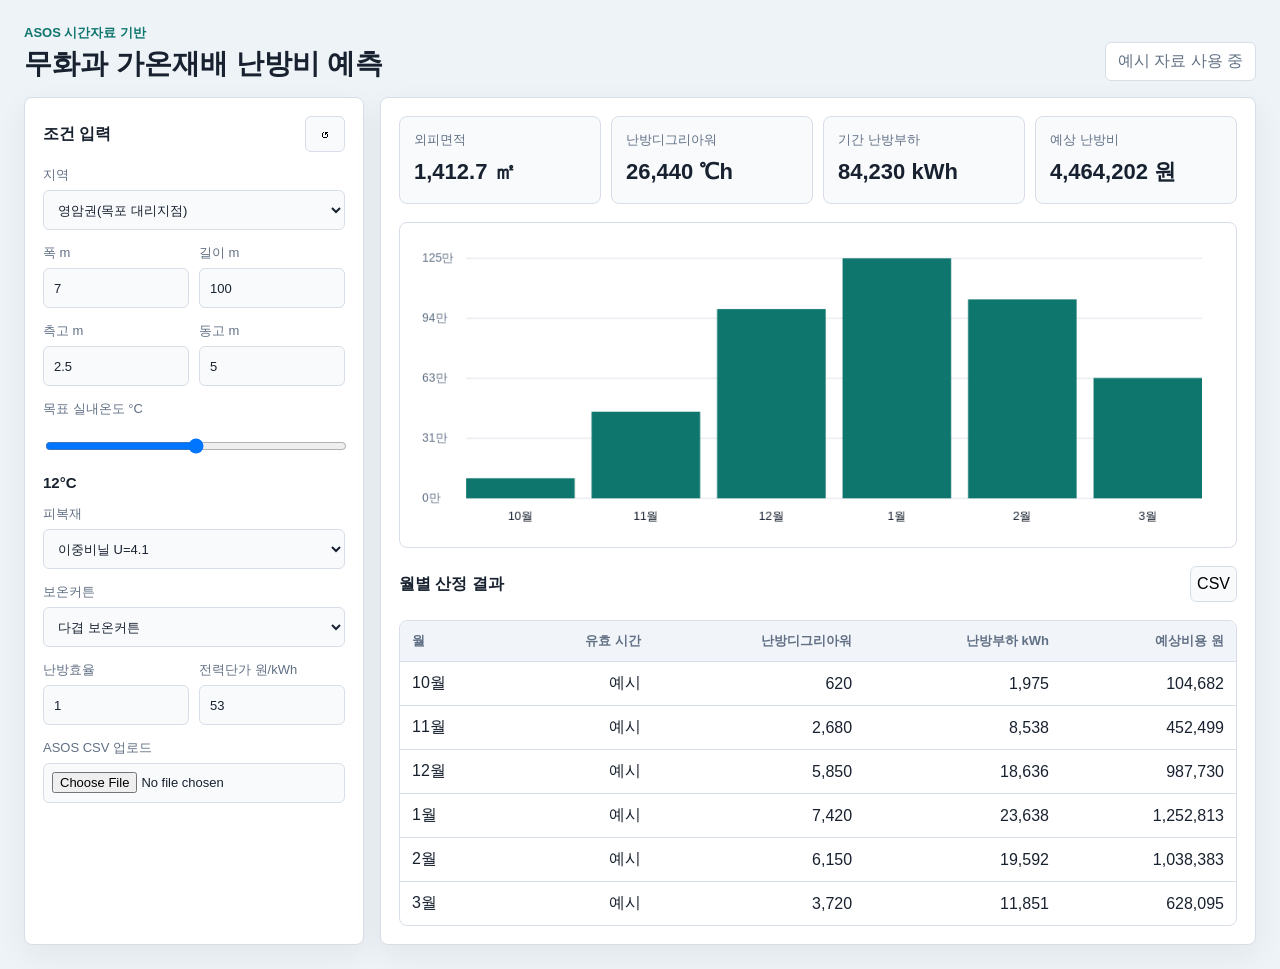
<file: index.html>
<!doctype html>
<html lang="ko">
  <head>
    <meta charset="utf-8" />
    <meta name="viewport" content="width=device-width, initial-scale=1" />
    <title>무화과 가온재배 난방비 예측</title>
    <link rel="stylesheet" href="./styles.css" />
  </head>
  <body>
    <main class="app-shell">
      <section class="workspace">
        <header class="topbar">
          <div>
            <p class="eyebrow">ASOS 시간자료 기반</p>
            <h1>무화과 가온재배 난방비 예측</h1>
          </div>
          <div class="status-pill" id="dataStatus">예시 자료 사용 중</div>
        </header>

        <section class="grid">
          <aside class="panel inputs" aria-label="입력 조건">
            <div class="panel-head">
              <h2>조건 입력</h2>
              <button class="icon-button" id="resetButton" title="기본값 복원" aria-label="기본값 복원">
                ↺
              </button>
            </div>

            <label>
              <span>지역</span>
              <select id="region"></select>
            </label>

            <div class="two-cols">
              <label>
                <span>폭 m</span>
                <input id="width" type="number" min="1" step="0.1" value="7" />
              </label>
              <label>
                <span>길이 m</span>
                <input id="length" type="number" min="1" step="0.1" value="100" />
              </label>
            </div>

            <div class="two-cols">
              <label>
                <span>측고 m</span>
                <input id="sideHeight" type="number" min="0.5" step="0.1" value="2.5" />
              </label>
              <label>
                <span>동고 m</span>
                <input id="ridgeHeight" type="number" min="0.5" step="0.1" value="5" />
              </label>
            </div>

            <label>
              <span>목표 실내온도 °C</span>
              <input id="targetTemp" type="range" min="6" max="18" step="1" value="12" />
              <strong id="targetTempLabel">12°C</strong>
            </label>

            <label>
              <span>피복재</span>
              <select id="cover">
                <option value="6.2">단층비닐 U=6.2</option>
                <option value="4.1" selected>이중비닐 U=4.1</option>
                <option value="3.5">보온성 강화피복 U=3.5</option>
              </select>
            </label>

            <label>
              <span>보온커튼</span>
              <select id="curtain">
                <option value="1">없음</option>
                <option value="0.75">단층 보온커튼</option>
                <option value="0.55" selected>다겹 보온커튼</option>
              </select>
            </label>

            <div class="two-cols">
              <label>
                <span>난방효율</span>
                <input id="efficiency" type="number" min="0.1" max="1.5" step="0.05" value="1" />
              </label>
              <label>
                <span>전력단가 원/kWh</span>
                <input id="price" type="number" min="1" step="1" value="53" />
              </label>
            </div>

            <label class="file-picker">
              <span>ASOS CSV 업로드</span>
              <input id="csvFile" type="file" accept=".csv,text/csv" />
            </label>
          </aside>

          <section class="panel results" aria-label="예측 결과">
            <div class="summary-row">
              <article>
                <span>외피면적</span>
                <strong id="surfaceArea">-</strong>
              </article>
              <article>
                <span>난방디그리아워</span>
                <strong id="degreeHours">-</strong>
              </article>
              <article>
                <span>기간 난방부하</span>
                <strong id="loadKwh">-</strong>
              </article>
              <article>
                <span>예상 난방비</span>
                <strong id="cost">-</strong>
              </article>
            </div>

            <div class="chart-wrap">
              <canvas id="monthlyChart" width="960" height="360" aria-label="월별 난방비 그래프"></canvas>
            </div>

            <div class="table-head">
              <h2>월별 산정 결과</h2>
              <button id="downloadCsv">CSV</button>
            </div>
            <div class="table-wrap">
              <table>
                <thead>
                  <tr>
                    <th>월</th>
                    <th>유효 시간</th>
                    <th>난방디그리아워</th>
                    <th>난방부하 kWh</th>
                    <th>예상비용 원</th>
                  </tr>
                </thead>
                <tbody id="monthlyRows"></tbody>
              </table>
            </div>
          </section>
        </section>
      </section>
    </main>
    <script src="./script.js"></script>
  </body>
</html>
</file>
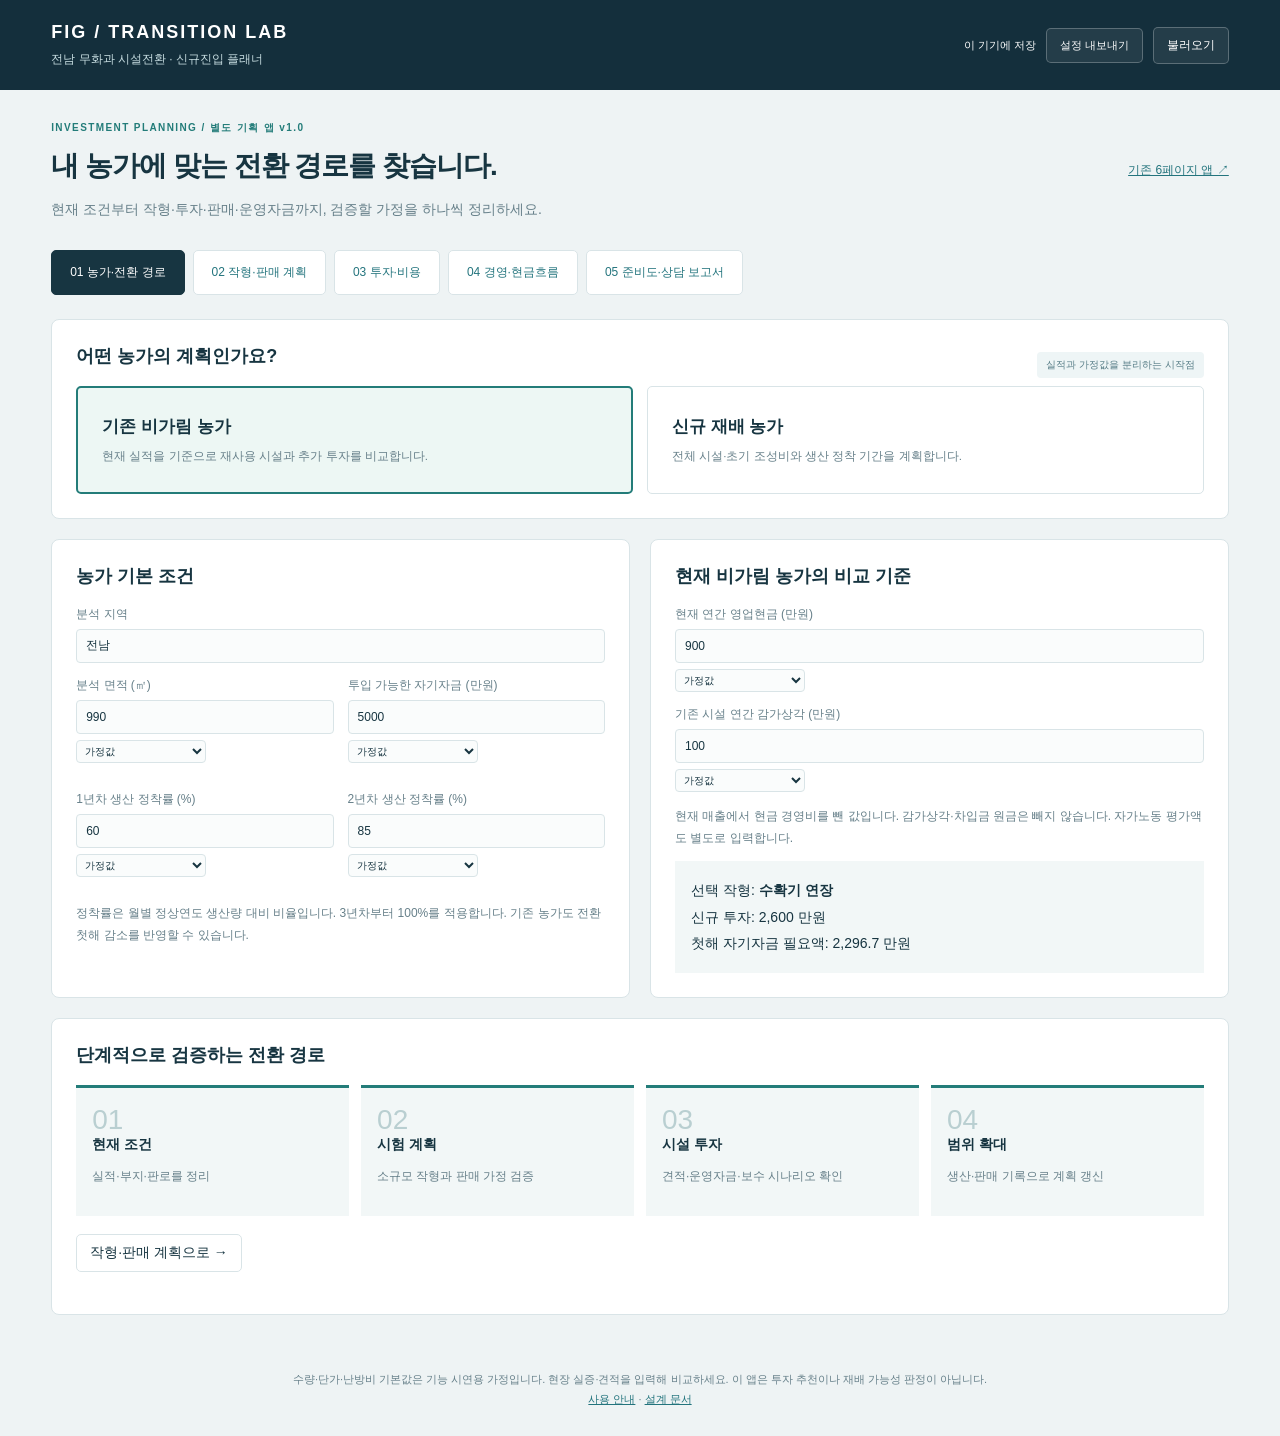
<file: transition-plan/index.html>
<!doctype html><html lang="ko"><head><meta charset="utf-8"><meta name="viewport" content="width=device-width,initial-scale=1"><title>무화과 시설전환 · 신규진입 플래너</title><link rel="stylesheet" href="styles.css"></head><body><header><a href="#start" class="brand">FIG / TRANSITION LAB<small>전남 무화과 시설전환 · 신규진입 플래너</small></a><div class="header-actions"><span id="saveStatus">이 기기에 저장</span><button id="export">설정 내보내기</button><label class="import">불러오기<input id="import" type="file" accept="application/json,.json" hidden></label></div></header><main><div class="intro"><div><span class="eyebrow">INVESTMENT PLANNING / 별도 기획 앱 v1.0</span><h1>내 농가에 맞는 전환 경로를 찾습니다.</h1><p>현재 조건부터 작형·투자·판매·운영자금까지, 검증할 가정을 하나씩 정리하세요.</p></div><a class="old-link" href="../studio-6/">기존 6페이지 앱 ↗</a></div><nav id="nav"></nav><div id="page"></div></main><footer>수량·단가·난방비 기본값은 기능 시연용 가정입니다. 현장 실증·견적을 입력해 비교하세요. 이 앱은 투자 추천이나 재배 가능성 판정이 아닙니다.<br><a href="README.md">사용 안내</a> · <a href="ARCHITECTURE.md">설계 문서</a></footer><div id="toast" role="status"></div><script type="module" src="app.js"></script></body></html>
</file>
<file: styles.css>
:root {
  color-scheme: light;
  --ink: #18212f;
  --muted: #617085;
  --line: #d8dee8;
  --panel: #ffffff;
  --bg: #eef3f7;
  --field: #f8fafc;
  --accent: #0f766e;
  --accent-2: #b45309;
  --danger: #be123c;
}

* {
  box-sizing: border-box;
}

body {
  margin: 0;
  font-family: Arial, "Malgun Gothic", sans-serif;
  color: var(--ink);
  background: var(--bg);
  letter-spacing: 0;
}

button,
input,
select {
  font: inherit;
}

.app-shell {
  min-height: 100vh;
  padding: 24px;
}

.workspace {
  max-width: 1280px;
  margin: 0 auto;
}

.topbar {
  display: flex;
  justify-content: space-between;
  align-items: flex-end;
  gap: 20px;
  margin-bottom: 16px;
}

.eyebrow {
  margin: 0 0 4px;
  color: var(--accent);
  font-size: 13px;
  font-weight: 700;
}

h1,
h2 {
  margin: 0;
}

h1 {
  font-size: 28px;
  line-height: 1.25;
}

h2 {
  font-size: 16px;
}

.status-pill {
  border: 1px solid var(--line);
  background: var(--panel);
  padding: 8px 12px;
  border-radius: 6px;
  color: var(--muted);
  white-space: nowrap;
}

.grid {
  display: grid;
  grid-template-columns: 340px 1fr;
  gap: 16px;
}

.panel {
  background: var(--panel);
  border: 1px solid var(--line);
  border-radius: 8px;
  box-shadow: 0 10px 30px rgba(31, 41, 55, 0.06);
}

.inputs {
  padding: 18px;
  display: grid;
  gap: 14px;
  align-content: start;
}

.panel-head,
.table-head {
  display: flex;
  align-items: center;
  justify-content: space-between;
  gap: 12px;
}

.icon-button,
#downloadCsv {
  min-width: 40px;
  height: 36px;
  border: 1px solid var(--line);
  background: var(--field);
  border-radius: 6px;
  cursor: pointer;
}

label {
  display: grid;
  gap: 6px;
  color: var(--muted);
  font-size: 13px;
}

input,
select {
  width: 100%;
  border: 1px solid var(--line);
  background: var(--field);
  color: var(--ink);
  border-radius: 6px;
  min-height: 40px;
  padding: 8px 10px;
}

input[type="range"] {
  padding: 0;
}

label strong {
  color: var(--ink);
  font-size: 15px;
}

.two-cols {
  display: grid;
  grid-template-columns: 1fr 1fr;
  gap: 10px;
}

.file-picker input {
  padding: 8px;
}

.results {
  padding: 18px;
  display: grid;
  gap: 18px;
}

.summary-row {
  display: grid;
  grid-template-columns: repeat(4, minmax(0, 1fr));
  gap: 10px;
}

.summary-row article {
  border: 1px solid var(--line);
  background: var(--field);
  border-radius: 8px;
  padding: 14px;
  display: grid;
  gap: 6px;
  min-height: 88px;
}

.summary-row span {
  color: var(--muted);
  font-size: 13px;
}

.summary-row strong {
  font-size: 22px;
  line-height: 1.2;
}

.chart-wrap {
  border: 1px solid var(--line);
  border-radius: 8px;
  padding: 12px;
  min-height: 300px;
}

canvas {
  width: 100%;
  height: 300px;
  display: block;
}

.table-wrap {
  overflow: auto;
  border: 1px solid var(--line);
  border-radius: 8px;
}

table {
  width: 100%;
  border-collapse: collapse;
  min-width: 680px;
}

th,
td {
  padding: 11px 12px;
  border-bottom: 1px solid var(--line);
  text-align: right;
  white-space: nowrap;
}

th:first-child,
td:first-child {
  text-align: left;
}

th {
  background: #f1f5f9;
  font-size: 13px;
  color: var(--muted);
}

tr:last-child td {
  border-bottom: 0;
}

@media (max-width: 920px) {
  .app-shell {
    padding: 14px;
  }

  .topbar {
    align-items: flex-start;
    flex-direction: column;
  }

  .grid {
    grid-template-columns: 1fr;
  }

  .summary-row {
    grid-template-columns: 1fr 1fr;
  }
}

@media (max-width: 560px) {
  .summary-row,
  .two-cols {
    grid-template-columns: 1fr;
  }

  h1 {
    font-size: 23px;
  }
}
</file>
<file: transition-plan/styles.css>
:root{--ink:#173541;--muted:#67808a;--line:#d9e4e7;--accent:#237c79;--bg:#eef3f4}*{box-sizing:border-box}body{margin:0;font:14px 'Malgun Gothic',sans-serif;color:var(--ink);background:var(--bg)}button,input,select,textarea{font:inherit}a{color:#23747d}header{padding:22px 4%;background:#142f3c;color:white;display:flex;align-items:center;justify-content:space-between;gap:20px}.brand{font-size:18px;font-weight:bold;letter-spacing:2px;color:white;text-decoration:none}.brand small{display:block;letter-spacing:0;font-size:12px;font-weight:normal;margin-top:8px;color:#c6dce0}.header-actions{display:flex;align-items:center;gap:10px;font-size:11px}button,.import{padding:9px 13px;border:1px solid var(--line);border-radius:5px;background:white;color:var(--ink);cursor:pointer}button:hover{background:#e2efee}.import{display:block;margin:0}.header-actions button,.header-actions .import{background:#ffffff12;color:white;border-color:#ffffff40}main{max-width:1500px;margin:auto;padding:28px 4%}.intro{display:flex;justify-content:space-between;align-items:center;gap:20px;margin-bottom:28px}.eyebrow{font-size:10px;letter-spacing:1.4px;color:var(--accent);font-weight:bold}h1{font-size:28px;letter-spacing:-1px;margin:12px 0}p{line-height:1.8}h2{font-size:18px;margin:0 0 18px}h3{font-size:14px;margin:18px 0 12px}.intro p{color:var(--muted);margin:0}.old-link{font-size:12px;white-space:nowrap}nav{display:flex;gap:8px;margin:0 0 24px;overflow:auto}nav a{padding:13px 18px;text-decoration:none;border:1px solid var(--line);border-radius:5px;background:white;white-space:nowrap;font-size:12px}nav a.active{background:var(--ink);color:white;border-color:var(--ink)}.grid{display:grid;grid-template-columns:1fr 1fr;gap:20px}.layout{display:grid;grid-template-columns:340px 1fr;gap:20px}.stack{display:grid;gap:20px;align-content:start}.panel{background:white;border:1px solid var(--line);border-radius:8px;padding:24px;min-width:0}.panel-head{display:flex;justify-content:space-between;gap:14px;align-items:center}.help{font-size:12px;color:var(--muted);line-height:1.8}.notice{background:#fff7e7;border-left:3px solid #c6a361;padding:14px 18px;font-size:12px;line-height:1.8;margin-bottom:20px}.fields{display:grid;grid-template-columns:1fr 1fr;gap:14px}label{display:grid;gap:6px;color:var(--muted);font-size:12px;margin-bottom:14px}input,select,textarea{width:100%;padding:9px;border:1px solid var(--line);border-radius:4px;background:#fafcfc;color:var(--ink);min-width:0}textarea{min-height:100px}input[type=checkbox]{width:16px;height:16px;accent-color:var(--accent)}.choice{display:grid;grid-template-columns:1fr 1fr;gap:14px}.choice button{text-align:left;padding:24px;line-height:1.8}.choice button.selected{border:2px solid var(--accent);background:#edf7f4}.choice strong{display:block;font-size:17px}.choice small{color:var(--muted)}.kpis{display:grid;grid-template-columns:repeat(4,1fr);gap:12px;margin-bottom:20px}.kpi{padding:20px;border:1px solid var(--line);background:white;border-radius:6px}.kpi span{font-size:11px;color:var(--muted)}.kpi strong{display:block;font-size:23px;margin:10px 0}.kpi small{font-size:10px;color:var(--muted)}.kpi.primary{background:#e2f0ed;border-color:#b0d2c9}.table-wrap{overflow:auto}table{width:100%;border-collapse:collapse;font-size:12px}td,th{padding:10px 7px;border-bottom:1px solid var(--line);text-align:right;white-space:nowrap}th{color:var(--muted);font-weight:normal;background:#f5f8f9}td:first-child,th:first-child{text-align:left}td input{min-width:80px;width:100%}td input[type=checkbox]{min-width:0;width:16px}td select{min-width:95px;font-size:10px}.origin{font-size:10px;padding:4px;max-width:130px}.chart svg{width:100%;display:block}.legend{display:flex;gap:18px;flex-wrap:wrap;font-size:11px;color:var(--muted);margin-bottom:10px}.dot{display:inline-block;width:8px;height:8px;margin-right:5px;border-radius:50%}.check-row{display:flex;align-items:flex-start;gap:12px;padding:15px 0;border-bottom:1px solid var(--line)}.check-row label{display:block;margin:0;color:var(--ink);line-height:1.7}.check-row small{display:block;color:var(--muted)}.path{display:flex;gap:12px;align-items:stretch;flex-wrap:wrap}.path article{flex:1;min-width:140px;border-top:3px solid var(--accent);padding:16px;background:#f2f7f7}.path strong{display:block}.number{font-size:28px;color:#b9cfd1}.summary{background:#f2f7f7;padding:16px;line-height:1.9}.negative{color:#ac594a}.positive{color:#237c79}.report dl{display:grid;grid-template-columns:180px 1fr;gap:10px}.report dt{color:var(--muted)}.report dd{margin:0}.actions{display:flex;gap:10px;flex-wrap:wrap;margin:18px 0}.pill{font-size:10px;padding:6px 9px;border-radius:4px;background:#eef5f6;color:#577d87}footer{text-align:center;padding:26px 20px;color:var(--muted);font-size:11px;line-height:1.9}#toast{display:none;position:fixed;bottom:20px;left:50%;transform:translateX(-50%);padding:14px 20px;background:#173541;color:white;border-radius:6px;max-width:90%;z-index:5}#toast.visible{display:block}@media(max-width:1050px){.layout{grid-template-columns:280px 1fr}.kpis{grid-template-columns:1fr 1fr}}@media(max-width:700px){header{padding:16px;align-items:flex-start;flex-direction:column}.header-actions{flex-wrap:wrap}main{padding:20px 12px}.intro{display:block}h1{font-size:23px}.old-link{display:inline-block;margin-top:12px}.grid,.layout,.choice{grid-template-columns:1fr}.panel{padding:18px}.kpi{padding:14px}.kpi strong{font-size:20px}.report dl{grid-template-columns:1fr}.report dd{margin-bottom:10px}.panel-head{flex-wrap:wrap}nav a{padding:11px 13px}}@media print{header,.intro,nav,footer,.actions,#toast{display:none}.panel{border:0;box-shadow:none}main{padding:0}.report{font-size:12px}.notice{background:white}.print-hide{display:none}}
</file>
